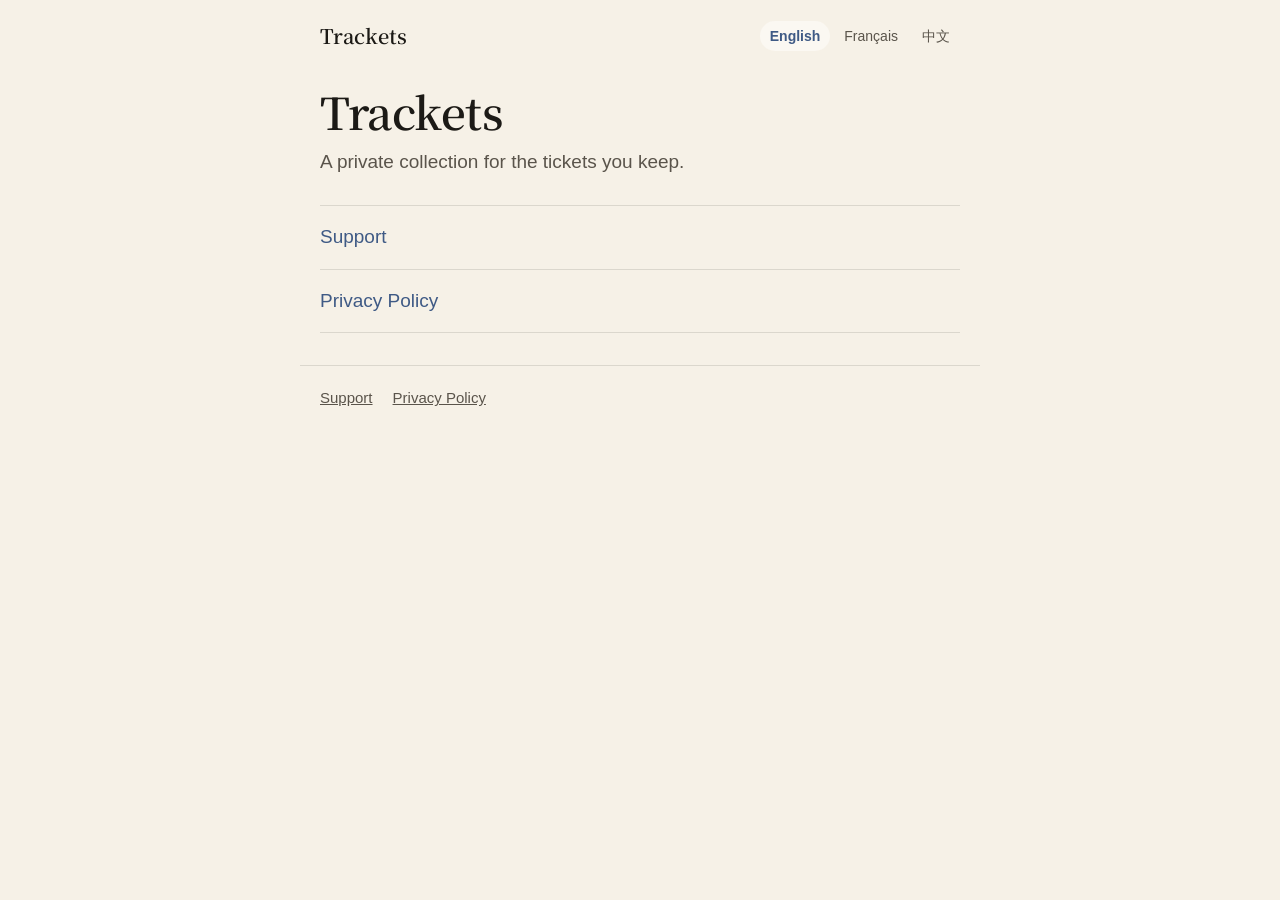
<file: index.html>
<!doctype html>
<html lang="en">
<head>
<meta charset="utf-8">
<meta name="viewport" content="width=device-width, initial-scale=1">
<title>Trackets · Trackets</title>
<link rel="preconnect" href="https://fonts.googleapis.com">
<link rel="preconnect" href="https://fonts.gstatic.com" crossorigin>
<link rel="stylesheet" href="https://fonts.googleapis.com/css2?family=Noto+Serif+SC:wght@600&display=swap">
<link rel="stylesheet" href="style.css">
<script src="lang.js"></script>
</head>
<body>
<header class="bar">
  <a class="brand" href="">Trackets</a>
  <nav class="langs" aria-label="Language">
    <button type="button" data-set-lang="en">English</button>
    <button type="button" data-set-lang="fr">Français</button>
    <button type="button" data-set-lang="zh">中文</button>
  </nav>
</header>
<main>
<h1 class="home">Trackets</h1>
<p class="lead" lang="en">A private collection for the tickets you keep.</p><p class="lead" lang="fr">Une collection privée pour les billets que vous gardez.</p><p class="lead" lang="zh">为你珍藏的票根，建一个私人收藏。</p>
<ul class="links">
  <li><a href="support/"><span lang="en">Support</span><span lang="fr">Assistance</span><span lang="zh">技术支持</span></a></li>
  <li><a href="privacy/"><span lang="en">Privacy Policy</span><span lang="fr">Politique de confidentialité</span><span lang="zh">隐私政策</span></a></li>
</ul>
</main>
<footer>
  <a href="support/"><span lang="en">Support</span><span lang="fr">Assistance</span><span lang="zh">技术支持</span></a>
  <a href="privacy/"><span lang="en">Privacy Policy</span><span lang="fr">Politique de confidentialité</span><span lang="zh">隐私政策</span></a>
</footer>
</body>
</html>
</file>
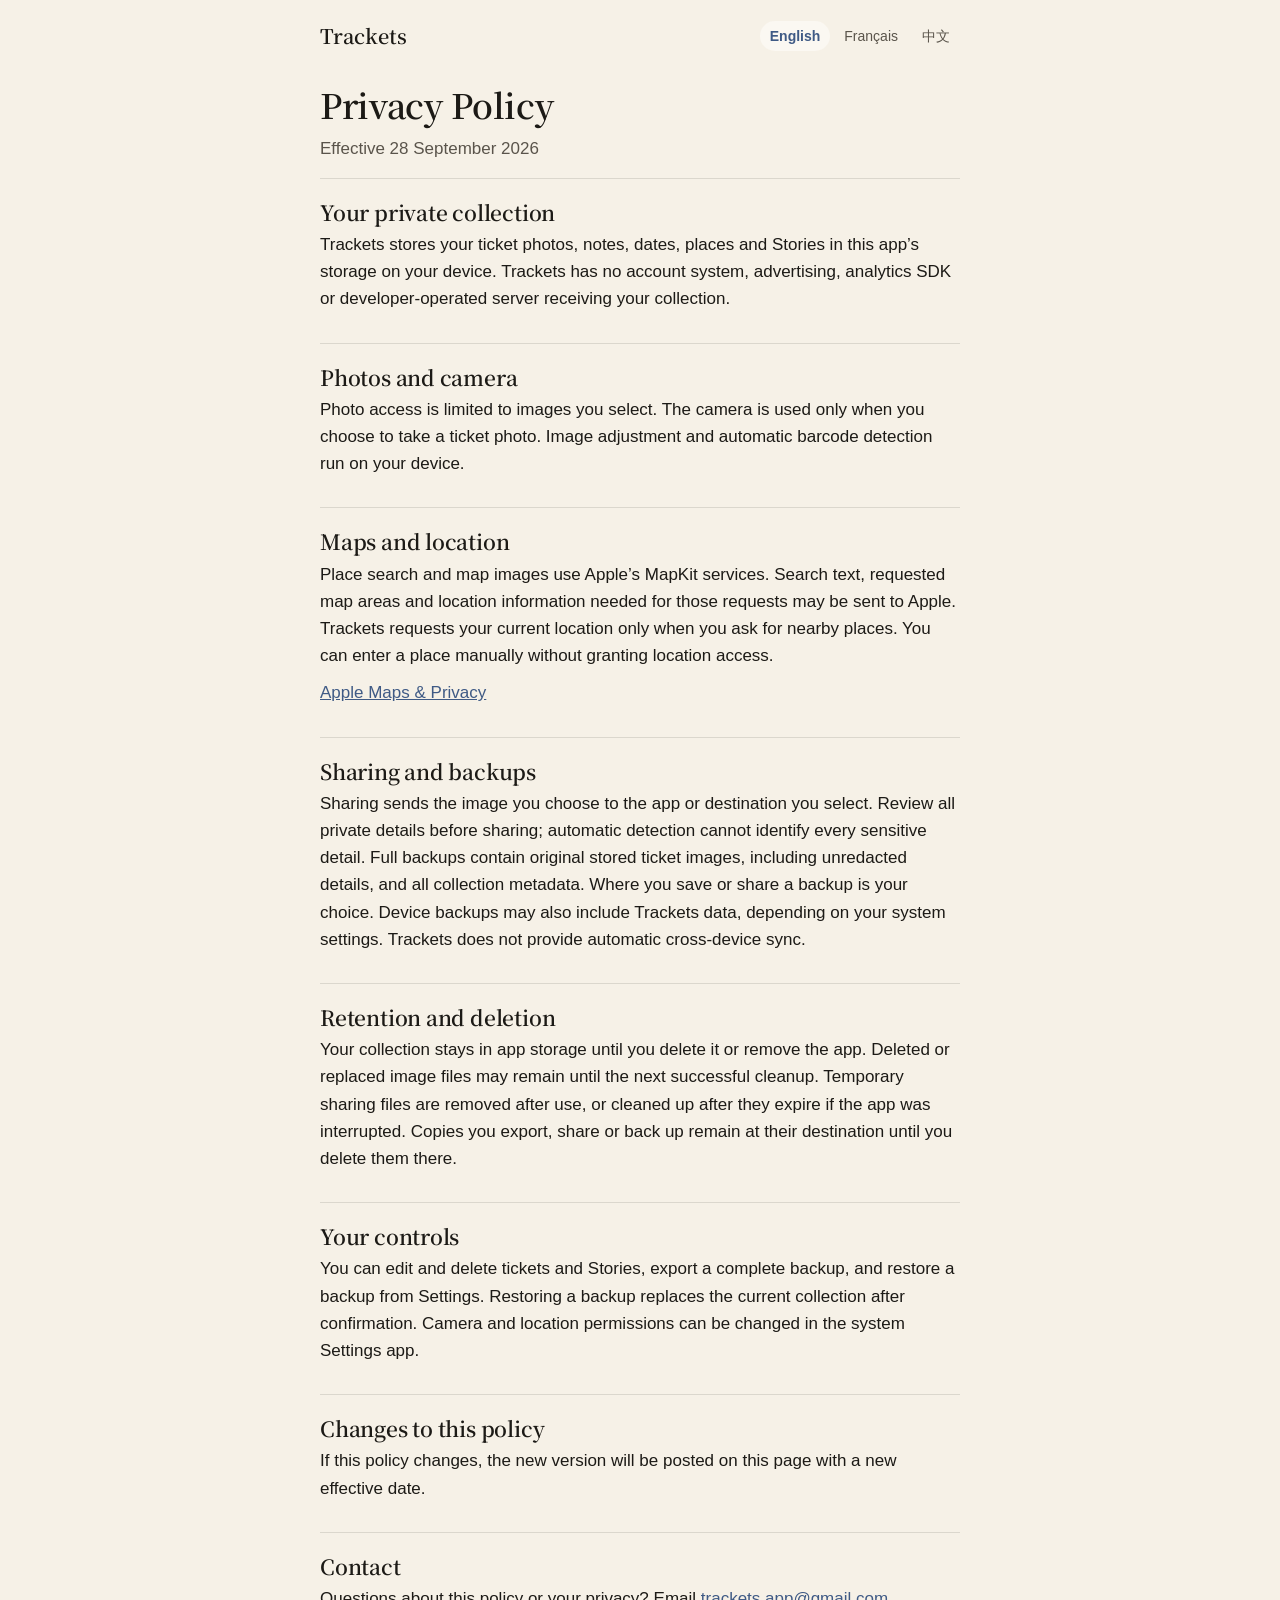
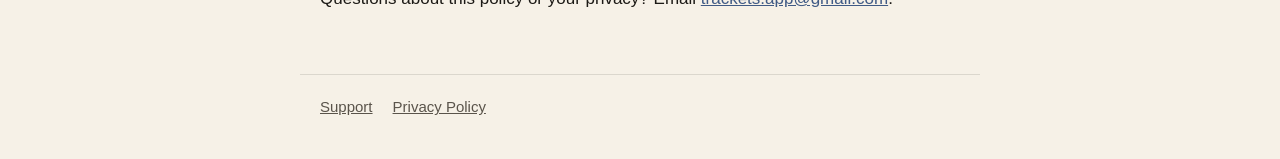
<file: privacy/index.html>
<!doctype html>
<html lang="en">
<head>
<meta charset="utf-8">
<meta name="viewport" content="width=device-width, initial-scale=1">
<title>Privacy Policy · Trackets</title>
<link rel="preconnect" href="https://fonts.googleapis.com">
<link rel="preconnect" href="https://fonts.gstatic.com" crossorigin>
<link rel="stylesheet" href="https://fonts.googleapis.com/css2?family=Noto+Serif+SC:wght@600&display=swap">
<link rel="stylesheet" href="../style.css">
<script src="../lang.js"></script>
</head>
<body>
<header class="bar">
  <a class="brand" href="../">Trackets</a>
  <nav class="langs" aria-label="Language">
    <button type="button" data-set-lang="en">English</button>
    <button type="button" data-set-lang="fr">Français</button>
    <button type="button" data-set-lang="zh">中文</button>
  </nav>
</header>
<main>
<h1><span lang="en">Privacy Policy</span><span lang="fr">Politique de confidentialité</span><span lang="zh">隐私政策</span></h1>
<p class="meta"><span lang="en">Effective 28 September 2026</span><span lang="fr">En vigueur le 28 septembre 2026</span><span lang="zh">自 2026 年 9 月 28 日起生效</span></p>
<section>
<h2><span lang="en">Your private collection</span><span lang="fr">Votre collection privée</span><span lang="zh">你的私人收藏</span></h2>
<p lang="en">Trackets stores your ticket photos, notes, dates, places and Stories in this app’s storage on your device. Trackets has no account system, advertising, analytics SDK or developer-operated server receiving your collection.</p><p lang="fr">Trackets enregistre les photos de vos billets, vos notes, dates, lieux et récits dans le stockage de l’app sur votre appareil. Trackets n’a ni système de compte, ni publicité, ni SDK d’analyse, ni serveur géré par le développeur qui recevrait votre collection.</p><p lang="zh">Trackets 将你的票根照片、备注、日期、地点和故事保存在本设备的 App 存储中。Trackets 没有账户系统、广告、分析 SDK，也没有开发者运营的服务器接收你的收藏。</p>
</section>
<section>
<h2><span lang="en">Photos and camera</span><span lang="fr">Photos et appareil photo</span><span lang="zh">照片与相机</span></h2>
<p lang="en">Photo access is limited to images you select. The camera is used only when you choose to take a ticket photo. Image adjustment and automatic barcode detection run on your device.</p><p lang="fr">L’accès aux photos se limite aux images que vous sélectionnez. L’appareil photo n’est utilisé que lorsque vous choisissez de photographier un billet. L’ajustement des images et la détection automatique des codes-barres s’effectuent sur votre appareil.</p><p lang="zh">照片访问仅限于你选择的图片。只有在你选择拍摄票根时才会使用相机。图片调整和自动条形码检测都在你的设备上完成。</p>
</section>
<section>
<h2><span lang="en">Maps and location</span><span lang="fr">Plans et position</span><span lang="zh">地图与位置</span></h2>
<p lang="en">Place search and map images use Apple’s MapKit services. Search text, requested map areas and location information needed for those requests may be sent to Apple. Trackets requests your current location only when you ask for nearby places. You can enter a place manually without granting location access.</p><p lang="fr">La recherche de lieux et les images de carte utilisent les services MapKit d’Apple. Le texte recherché, les zones de carte demandées et les informations de position nécessaires à ces requêtes peuvent être envoyés à Apple. Trackets ne demande votre position actuelle que lorsque vous cherchez des lieux à proximité. Vous pouvez saisir un lieu manuellement sans autoriser l’accès à la position.</p><p lang="zh">地点搜索和地图图像使用 Apple 的 MapKit 服务。搜索文字、请求的地图区域，以及这些请求所需的位置信息可能会发送给 Apple。只有当你查找附近地点时，Trackets 才会请求你的当前位置。你也可以不授权位置访问，手动输入地点。</p>
<p><a lang="en" href="https://www.apple.com/legal/privacy/data/en/apple-maps/">Apple Maps &amp; Privacy</a><a lang="fr" href="https://www.apple.com/legal/privacy/data/en/apple-maps/">Plans d’Apple et confidentialité</a><a lang="zh" href="https://www.apple.com/legal/privacy/data/en/apple-maps/">Apple 地图与隐私</a></p>
</section>
<section>
<h2><span lang="en">Sharing and backups</span><span lang="fr">Partage et sauvegardes</span><span lang="zh">分享与备份</span></h2>
<p lang="en">Sharing sends the image you choose to the app or destination you select. Review all private details before sharing; automatic detection cannot identify every sensitive detail. Full backups contain original stored ticket images, including unredacted details, and all collection metadata. Where you save or share a backup is your choice. Device backups may also include Trackets data, depending on your system settings. Trackets does not provide automatic cross-device sync.</p><p lang="fr">Le partage envoie l’image choisie vers l’app ou la destination que vous sélectionnez. Vérifiez toutes les informations privées avant de partager ; la détection automatique ne peut pas repérer chaque détail sensible. Les sauvegardes complètes contiennent les images originales des billets, y compris les détails non masqués, ainsi que toutes les métadonnées de la collection. Vous choisissez où enregistrer ou partager une sauvegarde. Les sauvegardes de l’appareil peuvent aussi inclure les données de Trackets, selon vos réglages système. Trackets ne propose pas de synchronisation automatique entre appareils.</p><p lang="zh">分享会把你选择的图片发送到你选定的 App 或目标位置。分享前请检查所有隐私信息；自动检测无法识别所有敏感细节。完整备份包含原始的票根图片（含未遮挡的细节）以及全部收藏信息。备份保存或分享到哪里由你决定。根据你的系统设置，设备备份也可能包含 Trackets 的数据。Trackets 不提供跨设备自动同步。</p>
</section>
<section>
<h2><span lang="en">Retention and deletion</span><span lang="fr">Conservation et suppression</span><span lang="zh">保留与删除</span></h2>
<p lang="en">Your collection stays in app storage until you delete it or remove the app. Deleted or replaced image files may remain until the next successful cleanup. Temporary sharing files are removed after use, or cleaned up after they expire if the app was interrupted. Copies you export, share or back up remain at their destination until you delete them there.</p><p lang="fr">Votre collection reste dans le stockage de l’app jusqu’à ce que vous la supprimiez ou supprimiez l’app. Les images supprimées ou remplacées peuvent subsister jusqu’au prochain nettoyage réussi. Les fichiers de partage temporaires sont supprimés après usage, ou nettoyés à leur expiration si l’app a été interrompue. Les copies que vous exportez, partagez ou sauvegardez restent à leur destination jusqu’à ce que vous les y supprimiez.</p><p lang="zh">你的收藏会一直保存在 App 存储中，直到你删除它或移除 App。已删除或被替换的图片文件可能会保留到下一次清理成功为止。临时分享文件在使用后删除；如果 App 被中断，会在过期后清理。你导出、分享或备份的副本会保留在目标位置，直到你在那里删除它们。</p>
</section>
<section>
<h2><span lang="en">Your controls</span><span lang="fr">Vos choix</span><span lang="zh">你的控制权</span></h2>
<p lang="en">You can edit and delete tickets and Stories, export a complete backup, and restore a backup from Settings. Restoring a backup replaces the current collection after confirmation. Camera and location permissions can be changed in the system Settings app.</p><p lang="fr">Vous pouvez modifier et supprimer des billets et des récits, exporter une sauvegarde complète et restaurer une sauvegarde depuis les Réglages. La restauration d’une sauvegarde remplace la collection actuelle après confirmation. Les autorisations d’appareil photo et de position se modifient dans l’app Réglages du système.</p><p lang="zh">你可以编辑和删除票根与故事，并在“设置”中导出完整备份或恢复备份。恢复备份会在确认后替换当前收藏。相机和位置权限可在系统“设置”App 中更改。</p>
</section>
<section>
<h2><span lang="en">Changes to this policy</span><span lang="fr">Modifications de cette politique</span><span lang="zh">政策变更</span></h2>
<p lang="en">If this policy changes, the new version will be posted on this page with a new effective date.</p><p lang="fr">Si cette politique change, la nouvelle version sera publiée sur cette page avec une nouvelle date d’entrée en vigueur.</p><p lang="zh">如果本政策有所变更，新版本会发布在此页面，并注明新的生效日期。</p>
</section>
<section>
<h2><span lang="en">Contact</span><span lang="fr">Contact</span><span lang="zh">联系我们</span></h2>
<p lang="en">Questions about this policy or your privacy? Email <a href="mailto:trackets.app@gmail.com">trackets.app@gmail.com</a>.</p><p lang="fr">Des questions sur cette politique ou votre vie privée ? Écrivez à <a href="mailto:trackets.app@gmail.com">trackets.app@gmail.com</a>.</p><p lang="zh">对本政策或你的隐私有任何疑问，请发送邮件至 <a href="mailto:trackets.app@gmail.com">trackets.app@gmail.com</a>。</p>
</section>
</main>
<footer>
  <a href="../support/"><span lang="en">Support</span><span lang="fr">Assistance</span><span lang="zh">技术支持</span></a>
  <a href="../privacy/"><span lang="en">Privacy Policy</span><span lang="fr">Politique de confidentialité</span><span lang="zh">隐私政策</span></a>
</footer>
</body>
</html>
</file>
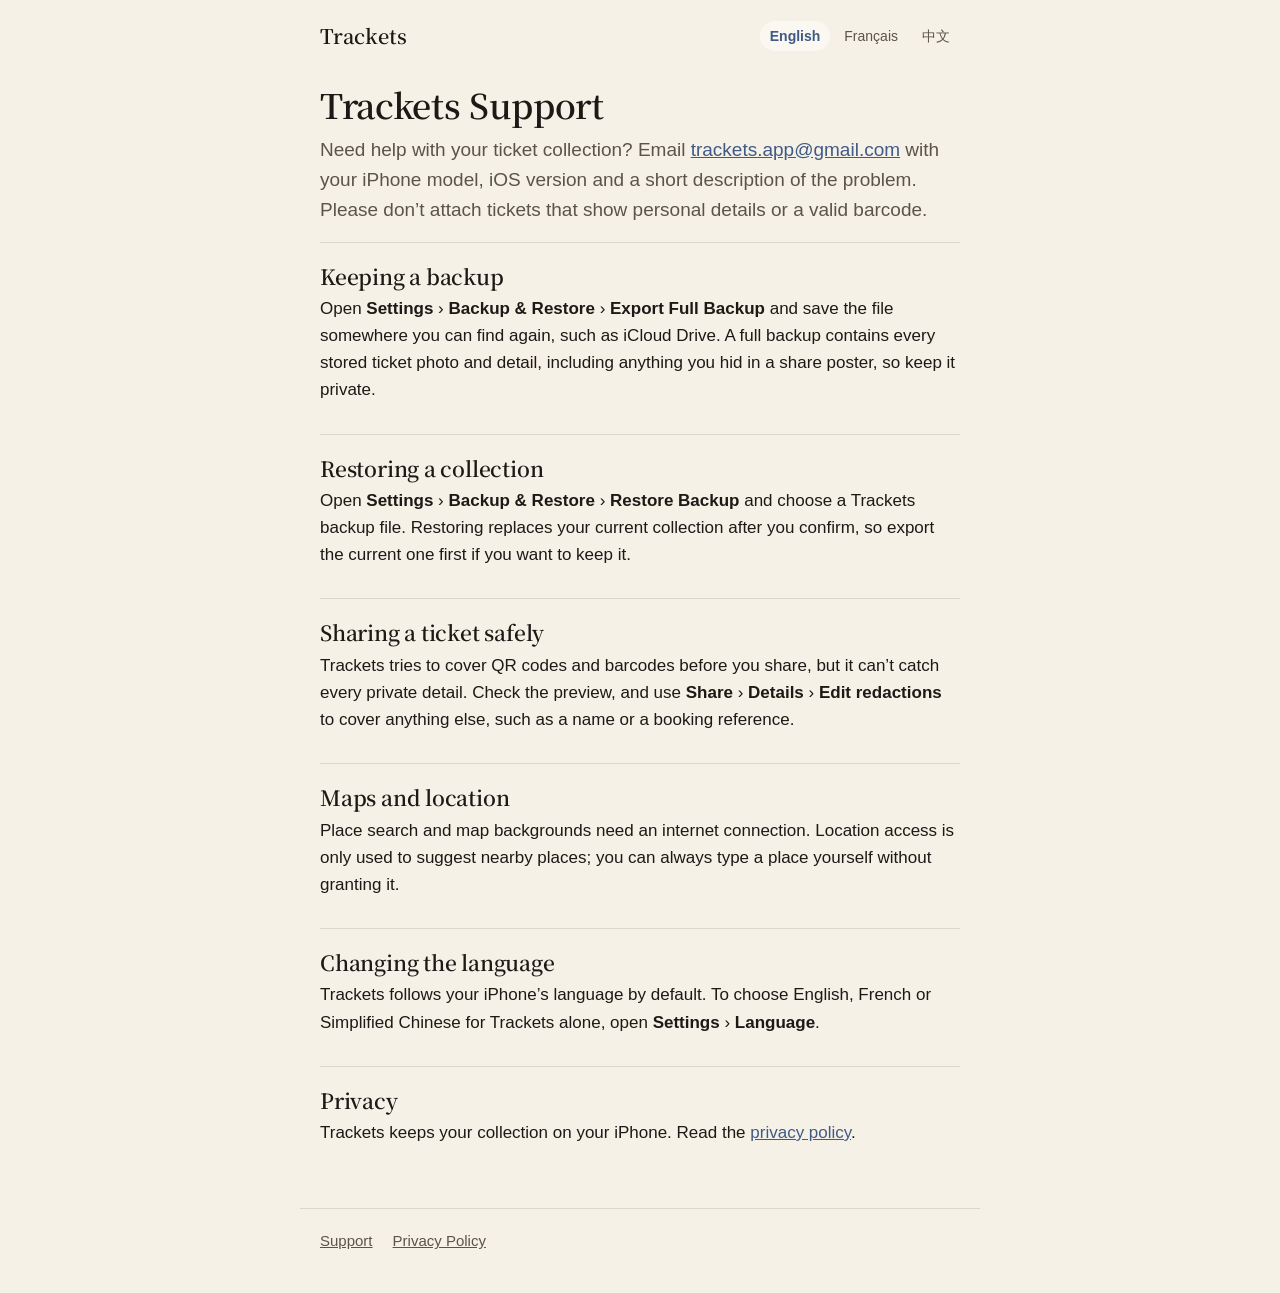
<file: support/index.html>
<!doctype html>
<html lang="en">
<head>
<meta charset="utf-8">
<meta name="viewport" content="width=device-width, initial-scale=1">
<title>Support · Trackets</title>
<link rel="preconnect" href="https://fonts.googleapis.com">
<link rel="preconnect" href="https://fonts.gstatic.com" crossorigin>
<link rel="stylesheet" href="https://fonts.googleapis.com/css2?family=Noto+Serif+SC:wght@600&display=swap">
<link rel="stylesheet" href="../style.css">
<script src="../lang.js"></script>
</head>
<body>
<header class="bar">
  <a class="brand" href="../">Trackets</a>
  <nav class="langs" aria-label="Language">
    <button type="button" data-set-lang="en">English</button>
    <button type="button" data-set-lang="fr">Français</button>
    <button type="button" data-set-lang="zh">中文</button>
  </nav>
</header>
<main>
<h1><span lang="en">Trackets Support</span><span lang="fr">Assistance Trackets</span><span lang="zh">Trackets 技术支持</span></h1>
<p class="lead" lang="en">Need help with your ticket collection? Email <a href="mailto:trackets.app@gmail.com">trackets.app@gmail.com</a> with your iPhone model, iOS version and a short description of the problem. Please don’t attach tickets that show personal details or a valid barcode.</p><p class="lead" lang="fr">Besoin d’aide avec votre collection de billets ? Écrivez à <a href="mailto:trackets.app@gmail.com">trackets.app@gmail.com</a> en indiquant votre modèle d’iPhone, votre version d’iOS et une courte description du problème. Merci de ne pas joindre de billet montrant des informations personnelles ou un code-barres valide.</p><p class="lead" lang="zh">票根收藏遇到问题？请发送邮件至 <a href="mailto:trackets.app@gmail.com">trackets.app@gmail.com</a>，写明你的 iPhone 型号、iOS 版本和问题的简要描述。请不要附上带有个人信息或有效条形码的票根照片。</p>
<section>
<h2><span lang="en">Keeping a backup</span><span lang="fr">Faire une sauvegarde</span><span lang="zh">备份收藏</span></h2>
<p lang="en">Open <b>Settings</b> › <b>Backup &amp; Restore</b> › <b>Export Full Backup</b> and save the file somewhere you can find again, such as iCloud Drive. A full backup contains every stored ticket photo and detail, including anything you hid in a share poster, so keep it private.</p><p lang="fr">Ouvrez <b>Réglages</b> › <b>Sauvegarde et restauration</b> › <b>Exporter une sauvegarde complète</b> et enregistrez le fichier dans un endroit facile à retrouver, comme iCloud Drive. Une sauvegarde complète contient toutes les photos et informations des billets, y compris ce que vous avez masqué dans une affiche partagée : gardez-la privée.</p><p lang="zh">打开 <b>设置</b> › <b>备份与恢复</b> › <b>导出完整备份</b>，把文件存到以后找得到的地方，比如 iCloud 云盘。完整备份包含所有票根照片和信息，也包括你在分享海报里遮挡掉的内容，请妥善保管。</p>
</section>
<section>
<h2><span lang="en">Restoring a collection</span><span lang="fr">Restaurer une collection</span><span lang="zh">恢复收藏</span></h2>
<p lang="en">Open <b>Settings</b> › <b>Backup &amp; Restore</b> › <b>Restore Backup</b> and choose a Trackets backup file. Restoring replaces your current collection after you confirm, so export the current one first if you want to keep it.</p><p lang="fr">Ouvrez <b>Réglages</b> › <b>Sauvegarde et restauration</b> › <b>Restaurer une sauvegarde</b> et choisissez un fichier de sauvegarde Trackets. La restauration remplace votre collection actuelle après confirmation : exportez d’abord celle-ci si vous voulez la conserver.</p><p lang="zh">打开 <b>设置</b> › <b>备份与恢复</b> › <b>恢复备份</b>，选择一个 Trackets 备份文件。确认后，恢复会替换你当前的收藏；如果想保留当前收藏，请先导出备份。</p>
</section>
<section>
<h2><span lang="en">Sharing a ticket safely</span><span lang="fr">Partager un billet en toute sécurité</span><span lang="zh">安全地分享票根</span></h2>
<p lang="en">Trackets tries to cover QR codes and barcodes before you share, but it can’t catch every private detail. Check the preview, and use <b>Share</b> › <b>Details</b> › <b>Edit redactions</b> to cover anything else, such as a name or a booking reference.</p><p lang="fr">Trackets essaie de masquer les QR codes et codes-barres avant le partage, mais ne peut pas repérer chaque détail privé. Vérifiez l’aperçu et utilisez <b>Partager</b> › <b>Détails</b> › <b>Modifier les masques</b> pour masquer le reste, comme un nom ou une référence de réservation.</p><p lang="zh">分享前，Trackets 会尝试自动遮挡二维码和条形码，但无法识别所有隐私信息。请检查预览，并通过 <b>分享</b> › <b>详细信息</b> › <b>编辑遮挡</b> 遮挡其他内容，比如姓名或订单号。</p>
</section>
<section>
<h2><span lang="en">Maps and location</span><span lang="fr">Plans et position</span><span lang="zh">地图与位置</span></h2>
<p lang="en">Place search and map backgrounds need an internet connection. Location access is only used to suggest nearby places; you can always type a place yourself without granting it.</p><p lang="fr">La recherche de lieux et les fonds de carte nécessitent une connexion Internet. L’accès à la position sert uniquement à suggérer des lieux à proximité ; vous pouvez toujours saisir un lieu vous-même sans l’autoriser.</p><p lang="zh">地点搜索和地图背景需要联网。位置权限只用来推荐附近的地点；即使不授权，你也可以随时手动输入地点。</p>
</section>
<section>
<h2><span lang="en">Changing the language</span><span lang="fr">Changer de langue</span><span lang="zh">切换语言</span></h2>
<p lang="en">Trackets follows your iPhone’s language by default. To choose English, French or Simplified Chinese for Trackets alone, open <b>Settings</b> › <b>Language</b>.</p><p lang="fr">Trackets suit par défaut la langue de votre iPhone. Pour choisir l’anglais, le français ou le chinois simplifié pour Trackets uniquement, ouvrez <b>Réglages</b> › <b>Langue</b>.</p><p lang="zh">Trackets 默认跟随 iPhone 的系统语言。如果只想让 Trackets 使用英文、法文或简体中文，请打开 <b>设置</b> › <b>语言</b>。</p>
</section>
<section>
<h2><span lang="en">Privacy</span><span lang="fr">Confidentialité</span><span lang="zh">隐私</span></h2>
<p lang="en">Trackets keeps your collection on your iPhone. Read the <a href="../privacy/">privacy policy</a>.</p><p lang="fr">Trackets conserve votre collection sur votre iPhone. Consultez la <a href="../privacy/">politique de confidentialité</a>.</p><p lang="zh">Trackets 把你的收藏保存在你的 iPhone 上。请阅读<a href="../privacy/">隐私政策</a>。</p>
</section>
</main>
<footer>
  <a href="../support/"><span lang="en">Support</span><span lang="fr">Assistance</span><span lang="zh">技术支持</span></a>
  <a href="../privacy/"><span lang="en">Privacy Policy</span><span lang="fr">Politique de confidentialité</span><span lang="zh">隐私政策</span></a>
</footer>
</body>
</html>
</file>
<file: style.css>
/* Trackets pages: the app's paper canvas, ink-blue accent and serif titles. */
:root {
  --canvas: #f6f1e7;
  --surface: #fbf8f2;
  --ink: #1c1a16;
  --secondary: #5a544b;
  --accent: #3f5a85;
  --rule: rgba(28, 26, 22, 0.12);
  color-scheme: light;
}

@media (prefers-color-scheme: dark) {
  :root:not([data-theme="light"]) {
    --canvas: #12171f;
    --surface: #1a2029;
    --ink: #f1ece2;
    --secondary: #a9a295;
    --accent: #8fa9d6;
    --rule: rgba(241, 236, 226, 0.14);
    color-scheme: dark;
  }
}

* { box-sizing: border-box; }

body {
  margin: 0;
  background: var(--canvas);
  color: var(--ink);
  font: 17px/1.6 -apple-system, BlinkMacSystemFont, "Segoe UI", "PingFang SC", "Noto Sans SC", sans-serif;
  -webkit-text-size-adjust: 100%;
}

/* Only the chosen language is shown. */
[lang]:not(html) { display: none; }
html[data-lang="en"] [lang="en"],
html[data-lang="fr"] [lang="fr"],
html[data-lang="zh"] [lang="zh"] { display: revert; }

.bar, main, footer {
  max-width: 680px;
  margin: 0 auto;
  padding-left: 20px;
  padding-right: 20px;
}

.bar {
  display: flex;
  align-items: center;
  justify-content: space-between;
  gap: 12px;
  flex-wrap: wrap;
  padding-top: 20px;
  padding-bottom: 8px;
}

.brand {
  font-family: ui-serif, "New York", Georgia, "Noto Serif SC", serif;
  font-weight: 600;
  font-size: 20px;
  color: var(--ink);
  text-decoration: none;
}

.langs { display: flex; gap: 4px; }

.langs button {
  font: inherit;
  font-size: 14px;
  color: var(--secondary);
  background: none;
  border: 0;
  border-radius: 999px;
  padding: 4px 10px;
  cursor: pointer;
}

.langs button[aria-pressed="true"] {
  color: var(--accent);
  background: var(--surface);
  font-weight: 600;
}

main { padding-top: 24px; padding-bottom: 32px; }

h1, h2 {
  font-family: ui-serif, "New York", Georgia, "Noto Serif SC", serif;
  font-weight: 600;
  letter-spacing: -0.01em;
  line-height: 1.25;
}

h1 { font-size: 34px; margin: 0 0 8px; }
h1.home { font-size: 44px; }
h2 { font-size: 21px; margin: 0 0 6px; }

section {
  padding: 20px 0;
  border-top: 1px solid var(--rule);
}

section:first-of-type { margin-top: 16px; }

p { margin: 0 0 10px; }

.meta, .lead { color: var(--secondary); }
.lead { font-size: 19px; }

a { color: var(--accent); }

b { font-weight: 600; }

.links { list-style: none; padding: 0; margin: 28px 0 0; }
.links li { border-top: 1px solid var(--rule); }
.links li:last-child { border-bottom: 1px solid var(--rule); }
.links a {
  display: block;
  padding: 16px 0;
  font-size: 19px;
  text-decoration: none;
}

footer {
  display: flex;
  gap: 20px;
  padding-top: 20px;
  padding-bottom: 40px;
  border-top: 1px solid var(--rule);
  font-size: 15px;
}

footer a { color: var(--secondary); }
</file>
